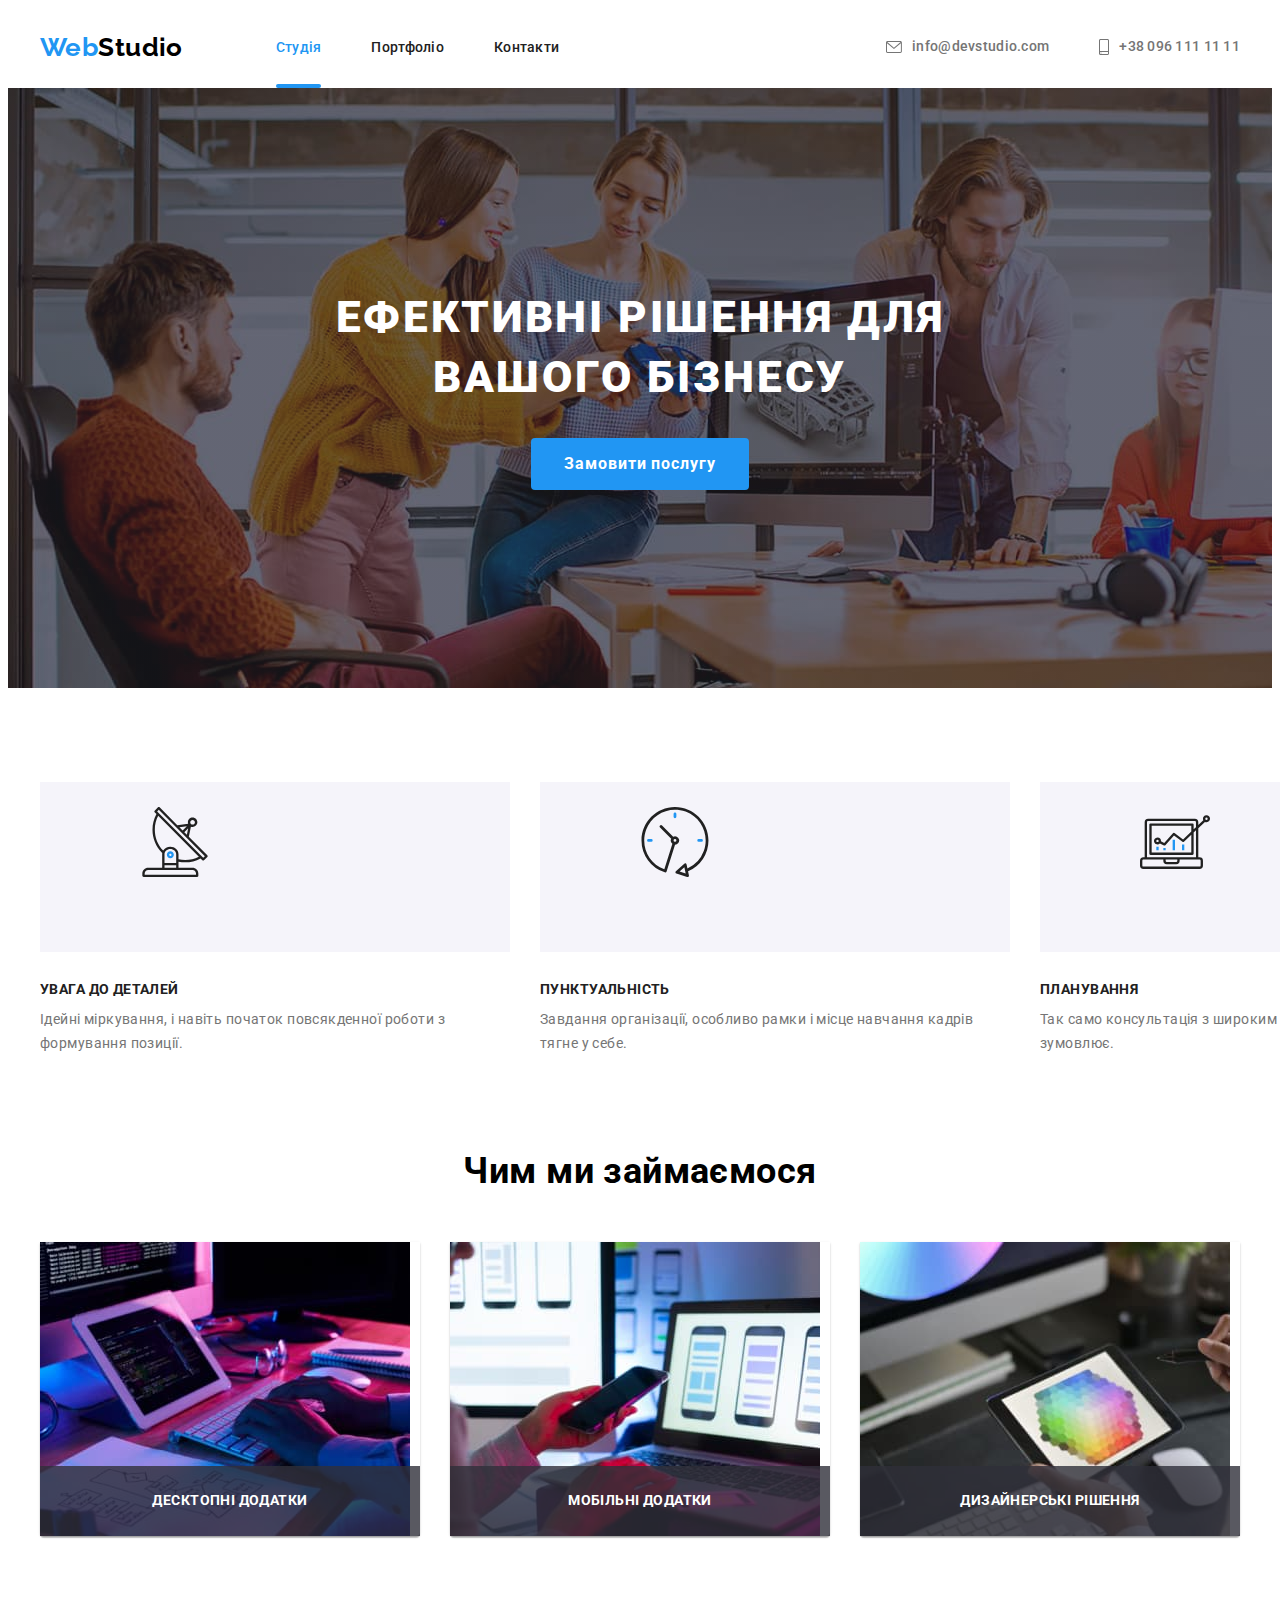
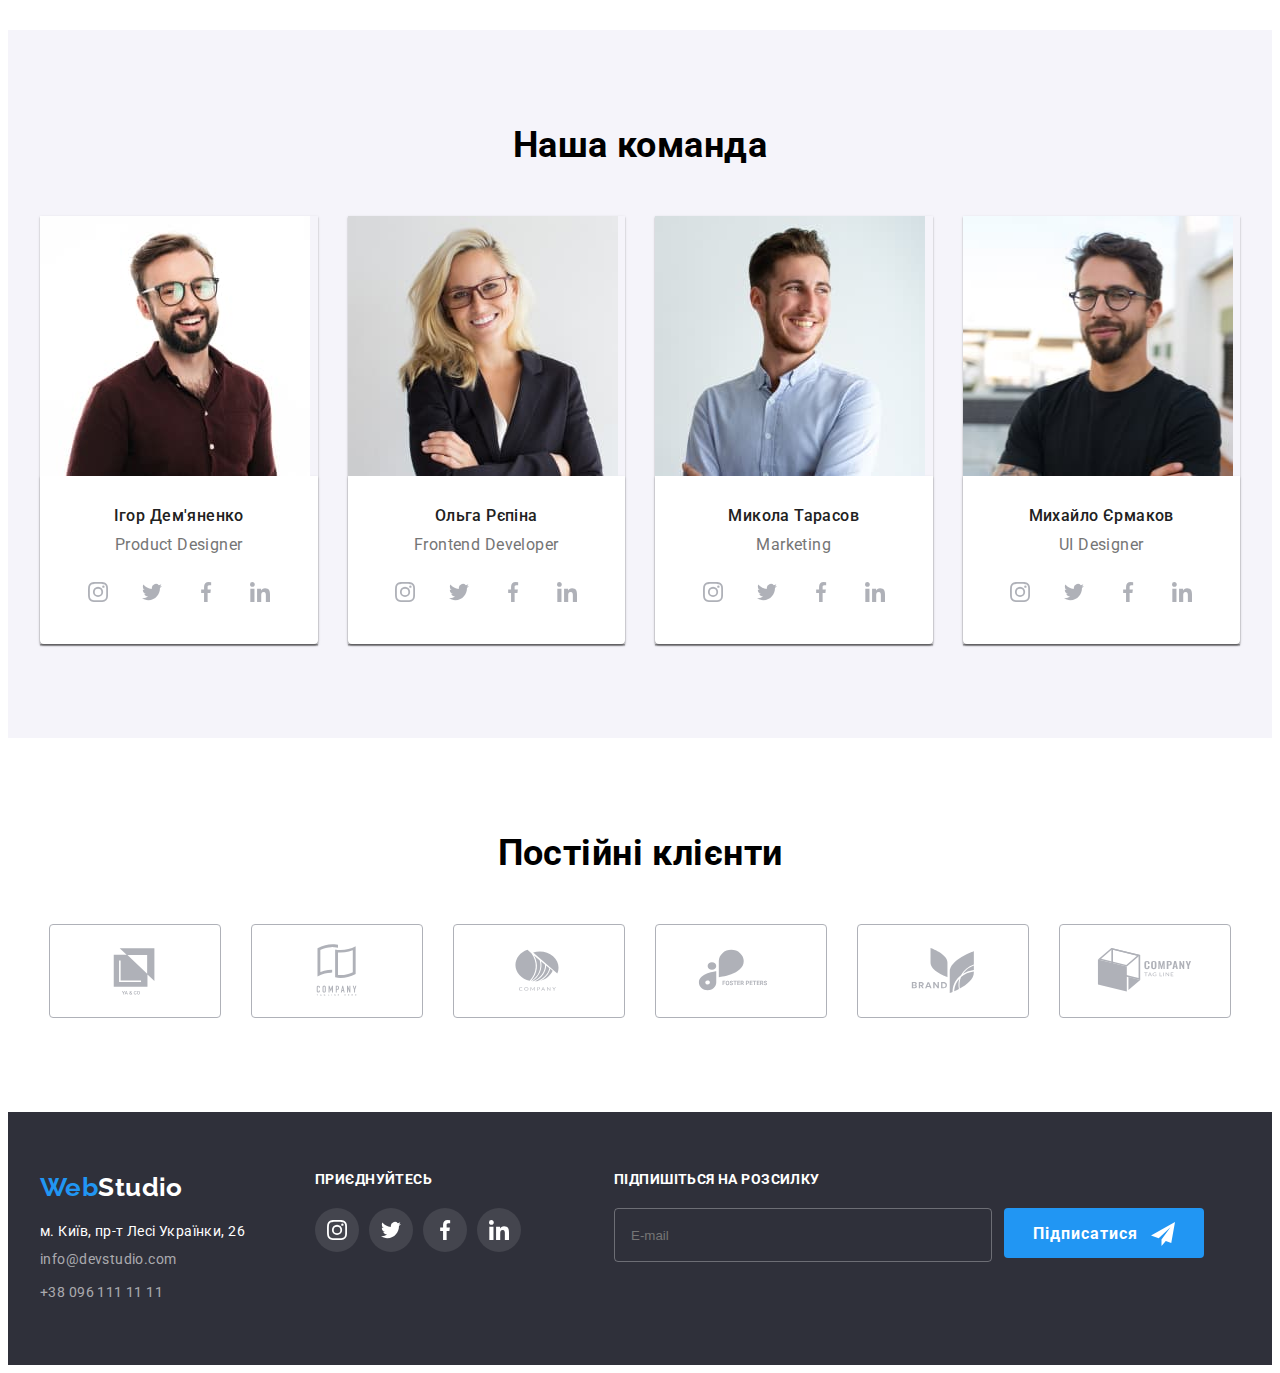
<file: index.html>
<!DOCTYPE html>
<html lang="uk">
  <head>
    <meta charset="UTF-8" />
    <meta http-equiv="X-UA-Compatible" content="IE=edge" />
    <meta name="viewport" content="width=device-width, initial-scale=1.0" />
    <link rel="preconnect" href="https://fonts.googleapis.com" />
    <link rel="preconnect" href="https://fonts.gstatic.com" crossorigin />
    <link
      href="https://fonts.googleapis.com/css2?family=Raleway:wght@700&family=Roboto:wght@400;500;700;900&display=swap"
      rel="stylesheet"
    />
    <link
      rel="stylesheet"
      href="https://cdnjs.cloudflare.com/ajax/libs/modern-normalize/1.1.0/modern-normalize.min.css"
      integrity="sha512-wpPYUAdjBVSE4KJnH1VR1HeZfpl1ub8YT/NKx4PuQ5NmX2tKuGu6U/JRp5y+Y8XG2tV+wKQpNHVUX03MfMFn9Q=="
      crossorigin="anonymous"
      referrerpolicy="no-referrer"
    />
    <title>Document</title>
    <link rel="stylesheet" href="./css/styles.css" />
  </head>
  <body>
    <header class="header">
      <div class="container header-container">
        <a class="logo link" href="./index.html"
          >Web<span class="logo-color-black">Studio</span></a
        >
        <nav class="navigation">
          <ul class="header-nav list">
            <li>
              <a class="header-nav-link link current" href="#">Студія</a>
            </li>
            <li>
              <a class="header-nav-link link" href="./portfolio.html"
                >Портфоліо</a
              >
            </li>
            <li><a class="header-nav-link link" href="#">Контакти</a></li>
          </ul>
        </nav>

        <ul class="contact list">
          <li class="contact-item">
            <a class="contact-link link" href="mailto:info@devstudio.com">
              <svg class="contact-link-icon" width="16" height="12">
                <use href="./images/icons.svg#icon-envelope"></use>
              </svg>
              info@devstudio.com
            </a>
          </li>

          <li class="contact-item">
            <a class="contact-link link" href="tel:+380961111111">
              <svg class="contact-link-icon" width="10" height="16">
                <use href="./images/icons.svg#icon-smartphone"></use>
              </svg>
              +38 096 111 11 11
            </a>
          </li>
        </ul>
      </div>
    </header>

    <main>
      <section class="section hero-wrap">
        <div class="container hero">
          <h1 class="hero-title">Ефективні рішення для вашого бізнесу</h1>
          <button type="button" class="hero-btn btn" data-modal-open>
            Замовити послугу
          </button>
        </div>
      </section>

      <section class="features section">
        <div class="container">
          <h2 class="features-title visually-hidden">Особливості</h2>
          <ul class="features-list list">
            <li class="features-item">
              <div class="features-item-box">
                <svg class="features-item-icon" width="70" height="70">
                  <use href="./images/icons.svg#icon-antenna"></use>
                </svg>
              </div>
              <h3 class="features-item-titel">УВАГА ДО ДЕТАЛЕЙ</h3>
              <p class="features-item-text section-text">
                Ідейні міркування, і навіть початок повсякденної роботи з
                формування позиції.
              </p>
            </li>
            <li class="features-item">
              <div class="features-item-box">
                <svg class="features-item-icon" width="70" height="70">
                  <use href="./images/icons.svg#icon-clock"></use>
                </svg>
              </div>
              <h3 class="features-item-titel">ПУНКТУАЛЬНІСТЬ</h3>
              <p class="features-item-text section-text">
                Завдання організації, особливо рамки і місце навчання кадрів
                тягне у себе.
              </p>
            </li>
            <li class="features-item">
              <div class="features-item-box">
                <svg class="features-item-icon" width="70" height="70">
                  <use href="./images/icons.svg#icon-diagram"></use>
                </svg>
              </div>
              <h3 class="features-item-titel">ПЛАНУВАННЯ</h3>
              <p class="features-item-text section-text">
                Так само консультація з широким активом значною мірою зумовлює.
              </p>
            </li>
            <li class="features-item">
              <div class="features-item-box">
                <svg class="features-item-icon" width="70" height="70">
                  <use href="./images/icons.svg#icon-astronaut"></use>
                </svg>
              </div>
              <h3 class="features-item-titel">СУЧАСНІ ТЕХНОЛОГІЇ</h3>
              <p class="features-item-text section-text">
                Значимість цих проблем настільки очевидна, що реалізація
                планових завдань.
              </p>
            </li>
          </ul>
        </div>
      </section>

      <section class="our-work section">
        <div class="container">
          <h2 class="our-work-titel section-title">Чим ми займаємося</h2>
          <ul class="our-work-list list">
            <li class="our-work-item">
              <img
                src="./images/our-work1.jpg"
                alt="Десктопні додатки"
                width="370"
                height="294"
              />
              <p class="our-work-item-label">Десктопні додатки</p>
            </li>
            <li class="our-work-item">
              <img
                src="./images/our-work2.jpg"
                alt="Мобільні додатки"
                width="370"
                height="294"
              />
              <p class="our-work-item-label">Мобільні додатки</p>
            </li>
            <li class="our-work-item">
              <img
                src="./images/our-work3.jpg"
                alt="Дизайнерські рішення"
                width="370"
                height="294"
              />
              <p class="our-work-item-label">Дизайнерські рішення</p>
            </li>
          </ul>
        </div>
      </section>

      <section class="our-team section">
        <div class="container">
          <h2 class="our-team-titel section-title">Наша команда</h2>
          <ul class="our-team-list list">
            <li class="our-team-item">
              <img
                src="./images/igor-demyanenko.jpg"
                alt="Ігор Дем'яненко"
                width="270"
                height="260"
              />
              <div class="our-team-item-in">
                <h3 class="our-team-memeber">Ігор Дем'яненко</h3>
                <p class="our-team-memeber-position">Product Designer</p>
                <ul class="our-team-soc-list">
                  <li class="our-team-soc-item">
                    <a class="our-team-soc-link link" href="#" target="_blank">
                      <svg class="our-team-soc-icon" width="20" height="20">
                        <use href="./images/icons.svg#icon-instagram"></use>
                      </svg>
                    </a>
                  </li>
                  <li class="our-team-soc-item">
                    <a class="our-team-soc-link link" href="#" target="_blank">
                      <svg class="our-team-soc-icon" width="20" height="20">
                        <use href="./images/icons.svg#icon-twitter"></use>
                      </svg>
                    </a>
                  </li>
                  <li class="our-team-soc-item">
                    <a class="our-team-soc-link link" href="#" target="_blank">
                      <svg class="our-team-soc-icon" width="20" height="20">
                        <use href="./images/icons.svg#icon-facebook"></use>
                      </svg>
                    </a>
                  </li>
                  <li class="our-team-soc-item">
                    <a class="our-team-soc-link link" href="#" target="_blank">
                      <svg class="our-team-soc-icon" width="20" height="20">
                        <use href="./images/icons.svg#icon-linkedin"></use>
                      </svg>
                    </a>
                  </li>
                </ul>
              </div>
            </li>
            <li class="our-team-item">
              <img
                src="./images/olga-repina.jpg"
                alt="Ольга Рєпіна"
                width="270"
                height="260"
              />
              <div class="our-team-item-in">
                <h3 class="our-team-memeber">Ольга Рєпіна</h3>
                <p class="our-team-memeber-position">Frontend Developer</p>
                <ul class="our-team-soc-list">
                  <li class="our-team-soc-item">
                    <a class="our-team-soc-link link" href="#" target="_blank">
                      <svg class="our-team-soc-icon" width="20" height="20">
                        <use href="./images/icons.svg#icon-instagram"></use>
                      </svg>
                    </a>
                  </li>
                  <li class="our-team-soc-item">
                    <a class="our-team-soc-link link" href="#" target="_blank">
                      <svg class="our-team-soc-icon" width="20" height="20">
                        <use href="./images/icons.svg#icon-twitter"></use>
                      </svg>
                    </a>
                  </li>
                  <li class="our-team-soc-item">
                    <a class="our-team-soc-link link" href="#" target="_blank">
                      <svg class="our-team-soc-icon" width="20" height="20">
                        <use href="./images/icons.svg#icon-facebook"></use>
                      </svg>
                    </a>
                  </li>
                  <li class="our-team-soc-item">
                    <a class="our-team-soc-link link" href="#" target="_blank">
                      <svg class="our-team-soc-icon" width="20" height="20">
                        <use href="./images/icons.svg#icon-linkedin"></use>
                      </svg>
                    </a>
                  </li>
                </ul>
              </div>
            </li>
            <li class="our-team-item">
              <img
                src="./images/mikola-tarasov.jpg"
                alt="Микола Тарасов"
                width="270"
                height="260"
              />
              <div class="our-team-item-in">
                <h3 class="our-team-memeber">Микола Тарасов</h3>
                <p class="our-team-memeber-position">Marketing</p>
                <ul class="our-team-soc-list">
                  <li class="our-team-soc-item">
                    <a class="our-team-soc-link link" href="#" target="_blank">
                      <svg class="our-team-soc-icon" width="20" height="20">
                        <use href="./images/icons.svg#icon-instagram"></use>
                      </svg>
                    </a>
                  </li>
                  <li class="our-team-soc-item">
                    <a class="our-team-soc-link link" href="#" target="_blank">
                      <svg class="our-team-soc-icon" width="20" height="20">
                        <use href="./images/icons.svg#icon-twitter"></use>
                      </svg>
                    </a>
                  </li>
                  <li class="our-team-soc-item">
                    <a class="our-team-soc-link link" href="#" target="_blank">
                      <svg class="our-team-soc-icon" width="20" height="20">
                        <use href="./images/icons.svg#icon-facebook"></use>
                      </svg>
                    </a>
                  </li>
                  <li class="our-team-soc-item">
                    <a class="our-team-soc-link link" href="#" target="_blank">
                      <svg class="our-team-soc-icon" width="20" height="20">
                        <use href="./images/icons.svg#icon-linkedin"></use>
                      </svg>
                    </a>
                  </li>
                </ul>
              </div>
            </li>
            <li class="our-team-item">
              <img
                src="./images/mikhailo-yermakov.jpg"
                alt="Михайло Єрмаков"
                width="270"
                height="260"
              />
              <div class="our-team-item-in">
                <h3 class="our-team-memeber">Михайло Єрмаков</h3>
                <p class="our-team-memeber-position">UI Designer</p>
                <ul class="our-team-soc-list">
                  <li class="our-team-soc-item">
                    <a class="our-team-soc-link link" href="#" target="_blank">
                      <svg class="our-team-soc-icon" width="20" height="20">
                        <use href="./images/icons.svg#icon-instagram"></use>
                      </svg>
                    </a>
                  </li>
                  <li class="our-team-soc-item">
                    <a class="our-team-soc-link link" href="#" target="_blank">
                      <svg class="our-team-soc-icon" width="20" height="20">
                        <use href="./images/icons.svg#icon-twitter"></use>
                      </svg>
                    </a>
                  </li>
                  <li class="our-team-soc-item">
                    <a class="our-team-soc-link link" href="#" target="_blank">
                      <svg class="our-team-soc-icon" width="20" height="20">
                        <use href="./images/icons.svg#icon-facebook"></use>
                      </svg>
                    </a>
                  </li>
                  <li class="our-team-soc-item">
                    <a class="our-team-soc-link link" href="#" target="_blank">
                      <svg class="our-team-soc-icon" width="20" height="20">
                        <use href="./images/icons.svg#icon-linkedin"></use>
                      </svg>
                    </a>
                  </li>
                </ul>
              </div>
            </li>
          </ul>
        </div>
      </section>

      <section class="regular-customers section">
        <div class="container">
          <h2 class="regular-customers-titel section-title">
            Постійні клієнти
          </h2>
          <ul class="regular-customers-list">
            <li class="regular-customers-item">
              <a class="regular-customers-link link" href="#" target="_blank">
                <svg class="regular-customers-icon" width="106" height="60">
                  <use href="./images/icons.svg#icon-Logo-1"></use>
                </svg>
              </a>
            </li>
            <li class="regular-customers-item">
              <a class="regular-customers-link link" href="#" target="_blank">
                <svg class="regular-customers-icon" width="106" height="60">
                  <use href="./images/icons.svg#icon-Logo-2"></use>
                </svg>
              </a>
            </li>
            <li class="regular-customers-item">
              <a class="regular-customers-link link" href="#" target="_blank">
                <svg class="regular-customers-icon" width="106" height="60">
                  <use href="./images/icons.svg#icon-Logo-3"></use>
                </svg>
              </a>
            </li>
            <li class="regular-customers-item">
              <a class="regular-customers-link link" href="#" target="_blank">
                <svg class="regular-customers-icon" width="106" height="60">
                  <use href="./images/icons.svg#icon-Logo-4"></use>
                </svg>
              </a>
            </li>
            <li class="regular-customers-item">
              <a class="regular-customers-link link" href="#" target="_blank">
                <svg class="regular-customers-icon" width="106" height="60">
                  <use href="./images/icons.svg#icon-Logo-5"></use>
                </svg>
              </a>
            </li>
            <li class="regular-customers-item">
              <a class="regular-customers-link link" href="#" target="_blank">
                <svg class="regular-customers-icon" width="106" height="60">
                  <use href="./images/icons.svg#icon-Logo-6"></use>
                </svg>
              </a>
            </li>
          </ul>
        </div>
      </section>
    </main>

    <footer class="contacts">
      <div class="container footer-container">
        <h2 class="contacts-title visually-hidden">Контакти</h2>

        <address class="contacts-address">
          <a class="logo link" href="./index.html"
            >Web<span class="logo-color-white">Studio</span></a
          >
          <ul class="contacts-list">
            <li class="contacts-item">
              <a
                class="contact-link-color link"
                href="https://goo.gl/maps/FN6LfRU.C86sZ6Rwg6"
                target="_blank"
                rel="noopener noreferrer"
              >
                м. Київ, пр-т Лесі Українки, 26</a
              >
            </li>
            <li class="contacts-item">
              <a
                class="contact-addres-link link"
                href="mailto:info@devstudio.com"
                >info@devstudio.com</a
              >
            </li>
            <li class="contacts-item">
              <a class="contact-addres-link link" href="tel:+380961111111"
                >+38 096 111 11 11</a
              >
            </li>
          </ul>
        </address>
        <div class="footer-soc">
          <p class="footer-soc-list-text">Приєднуйтесь</p>
          <ul class="footer-soc-list">
            <li class="footer-soc-item">
              <a class="footer-soc-link link" href="#" target="_blank">
                <svg class="footer-soc-icon" width="20" height="20">
                  <use href="./images/icons.svg#icon-instagram"></use>
                </svg>
              </a>
            </li>

            <li class="footer-soc-item">
              <a class="footer-soc-link link" href="#" target="_blank">
                <svg class="footer-soc-icon" width="20" height="20">
                  <use href="./images/icons.svg#icon-twitter"></use>
                </svg>
              </a>
            </li>

            <li class="footer-soc-item">
              <a class="footer-soc-link link" href="#" target="_blank">
                <svg class="footer-soc-icon" width="20" height="20">
                  <use href="./images/icons.svg#icon-facebook"></use>
                </svg>
              </a>
            </li>

            <li class="footer-soc-item">
              <a class="footer-soc-link link" href="#" target="_blank">
                <svg class="footer-soc-icon" width="20" height="20">
                  <use href="./images/icons.svg#icon-linkedin"></use>
                </svg>
              </a>
            </li>
          </ul>
        </div>
        <div class="subscription">
          <p class="subscription-text">Підпишіться на розсилку</p>
          <form class="subscription-form">
            <input
              class="subscription-email"
              type="email"
              name="email"
              id="email"
              placeholder="E-mail"
            />

            <label for="email" class="visually-hidden">E-mail</label>

            <button type="submit" class="subscription-btn btn">
              Підписатися
              <svg class="subscription-icon" width="24" height="24">
                <use href="./images/icons.svg#icon-send"></use>
              </svg>
            </button>
          </form>
        </div>
      </div>
    </footer>
    <div class="backdrop is-hidden" data-modal>
      <div class="modal">
        <button type="button" class="modal-close-btn btn" data-modal-close>
          <svg class="modal-close-icon" width="11" height="11">
            <use href="./images/icons.svg#icon-close"></use>
          </svg>
        </button>
        <p class="modal-title">Залиште свої дані, ми вам передзвонимо</p>
        <form class="modal-form">
          <label class="input-label"
            >Ім'я
            <input
              minlength="3"
              type="text"
              name="user-name"
              class="modal-input"
            />
            <svg class="modal-icon" width="18" height="18">
              <use href="./images/icons.svg#icon-person"></use>
            </svg>
          </label>

          <label class="input-label"
            >Телефон
            <input type="tel" name="user-tel" class="modal-input" />
            <svg class="modal-icon" width="18" height="18">
              <use href="./images/icons.svg#icon-phone"></use>
            </svg>
          </label>

          <label class="input-label"
            >Пошта
            <input type="email" name="user-email" class="modal-input" />
            <svg class="modal-icon" width="18" height="18">
              <use href="./images/icons.svg#icon-email"></use>
            </svg>
          </label>

          <label class="input-label"
            >Коментар
            <textarea
              name="user-text"
              id="user-text"
              class="modal-comment modal-input"
              placeholder="Введіть текст"
            ></textarea>
          </label>

          <input
            type="checkbox"
            name="policy"
            class="modal-check visually-hidden"
            id="policy"
          />
          <label for="policy" class="check-text">
            <span>
              <svg class="icon-check" width="16" height="15">
                <use href="./images/icons.svg#icon-check"></use>
              </svg>
            </span>
            Погоджуюся з розсилкою та приймаю &nbsp;
            <a href="#" target="_blank">Умови договору</a>
          </label>

          <button class="modal-send-btn btn" type="submit">Відправити</button>
        </form>
      </div>
    </div>
    <script src="./js/modal.js"></script>
  </body>
</html>
</file>
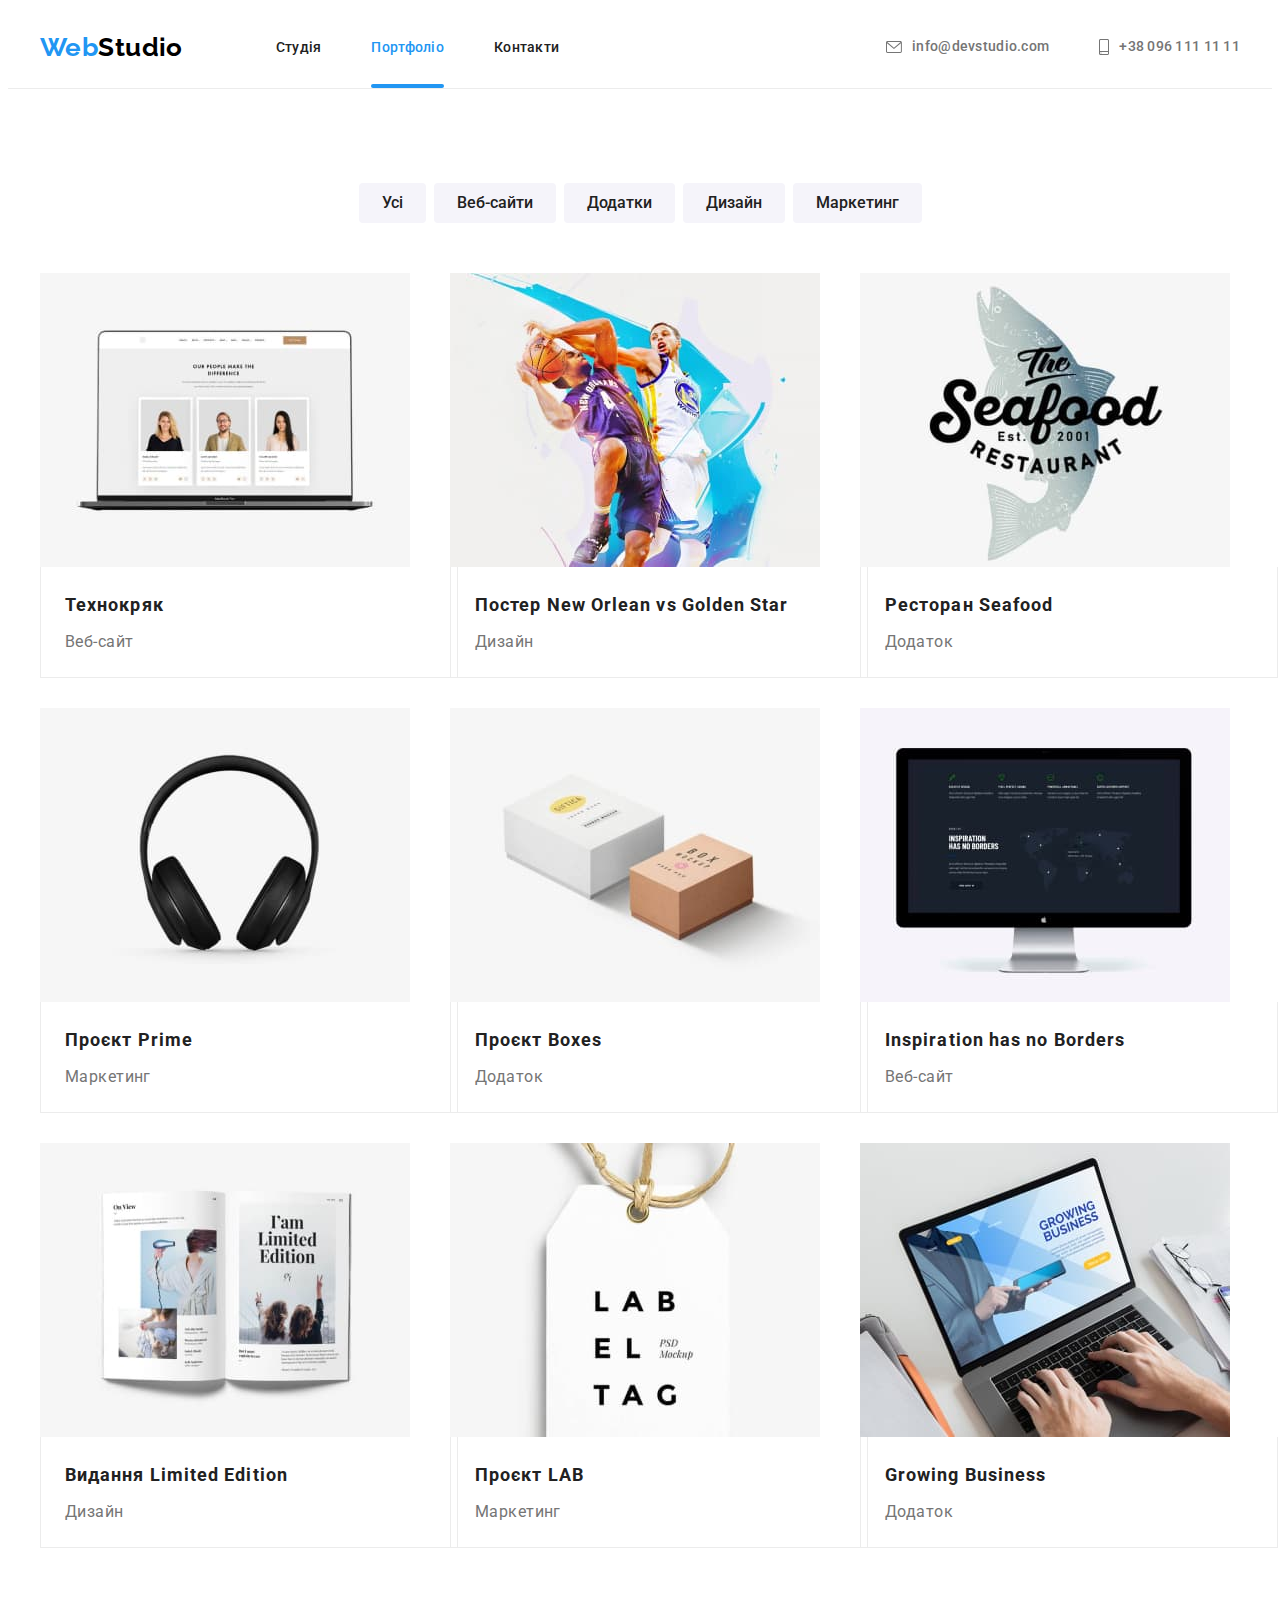
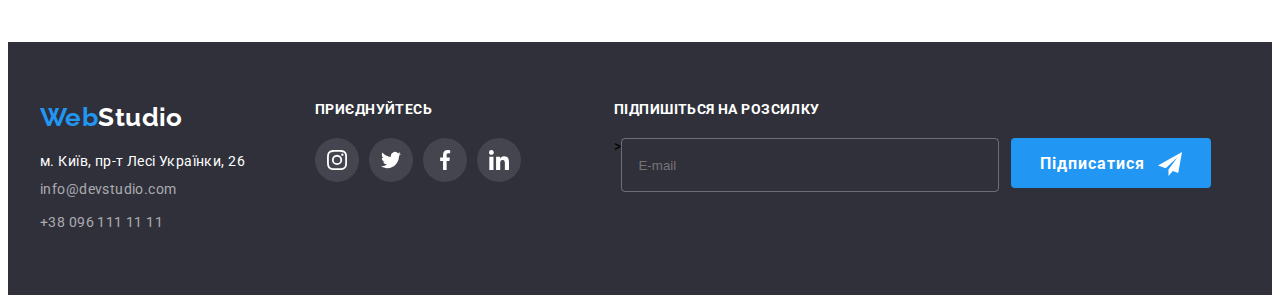
<file: portfolio.html>
<!DOCTYPE html>
<html lang="uk">
  <head>
    <meta charset="UTF-8" />
    <meta http-equiv="X-UA-Compatible" content="IE=edge" />
    <meta name="viewport" content="width=device-width, initial-scale=1.0" />
    <link rel="preconnect" href="https://fonts.googleapis.com" />
    <link rel="preconnect" href="https://fonts.gstatic.com" crossorigin />
    <link
      href="https://fonts.googleapis.com/css2?family=Raleway:wght@700&family=Roboto:wght@400;500;700;900&display=swap"
      rel="stylesheet"
    />

    <link
      rel="stylesheet"
      href="https://cdnjs.cloudflare.com/ajax/libs/modern-normalize/1.1.0/modern-normalize.min.css"
      integrity="sha512-wpPYUAdjBVSE4KJnH1VR1HeZfpl1ub8YT/NKx4PuQ5NmX2tKuGu6U/JRp5y+Y8XG2tV+wKQpNHVUX03MfMFn9Q=="
      crossorigin="anonymous"
      referrerpolicy="no-referrer"
    />

    <title>Portfolio</title>
    <link rel="stylesheet" href="./css/styles.css" />
  </head>
  <body>
    <header class="header header-container-portfolio">
      <div class="container header-container">
        <a class="logo link" href="./index.html"
          >Web<span class="logo-color-black">Studio</span></a
        >
        <nav class="navigation">
          <ul class="header-nav list">
            <li>
              <a class="header-nav-link link" href="./index.html">Студія</a>
            </li>
            <li>
              <a class="header-nav-link link current" href="#">Портфоліо</a>
            </li>
            <li><a class="header-nav-link link" href="#">Контакти</a></li>
          </ul>
        </nav>

        <ul class="contact list">
          <li class="contact-item">
            <a class="contact-link link" href="mailto:info@devstudio.com">
              <svg class="contact-link-icon" width="16" height="12">
                <use href="./images/icons.svg#icon-envelope"></use>
              </svg>
              info@devstudio.com
            </a>
          </li>

          <li class="contact-item">
            <a class="contact-link link" href="tel:+380961111111">
              <svg class="contact-link-icon" width="10" height="16">
                <use href="./images/icons.svg#icon-smartphone"></use>
              </svg>
              +38 096 111 11 11
            </a>
          </li>
        </ul>
      </div>
    </header>

    <main>
      <section class="portfolio section">
        <div class="container">
          <h1 class="portfolio-title visually-hidden">Портфоліо</h1>
          <ul class="portfolio-filter list">
            <li class="portfolio-filter-btn">
              <button type="button" class="portfolio-btn btn">Усі</button>
            </li>
            <li class="portfolio-filter-btn">
              <button type="button" class="portfolio-btn btn">Веб-сайти</button>
            </li>
            <li class="portfolio-filter-btn">
              <button type="button" class="portfolio-btn btn">Додатки</button>
            </li>
            <li class="portfolio-filter-btn">
              <button type="button" class="portfolio-btn btn">Дизайн</button>
            </li>
            <li class="portfolio-filter-btn">
              <button type="button" class="portfolio-btn btn">Маркетинг</button>
            </li>
          </ul>
          <ul class="portfolio-project list">
            <li class="portfolio-project-list">
              <a class="portfolio-project-list link" href="#">
                <div class="portfolio-project-top-wrap">
                  <img
                    src="./images/technoquack.jpg"
                    alt="Веб-сайт Технокряк"
                    width="370"
                    height="294"
                  />
                  <p class="portfolio-project-top-text">
                    Ресурс пропонує комплексні пропозиції з різним рівнем
                    функціоналу та сервісів. Все це дозволить відвідувачу
                    отримати вичерпні відомості про компанію чи приватну особу.
                  </p>
                </div>

                <div class="portfolio-project-list-border">
                  <h2 class="portfolio-project-title">Технокряк</h2>
                  <p class="portfolio-project-text">Веб-сайт</p>
                </div>
              </a>
            </li>
            <li class="portfolio-project-list">
              <a class="portfolio-project-list link" href="#">
                <div class="portfolio-project-top-wrap">
                  <img
                    src="./images/new-orlean-vs-golden-star.jpg"
                    alt="Постер New Orlean vs Golden Star"
                    width="370"
                    height="294"
                  />
                  <p class="portfolio-project-top-text">
                    Ресурс пропонує комплексні пропозиції з різним рівнем
                    функціоналу та сервісів. Все це дозволить відвідувачу
                    отримати вичерпні відомості про компанію чи приватну особу.
                  </p>
                </div>

                <div class="portfolio-project-list-border">
                  <h2 class="portfolio-project-title">
                    Постер New Orlean vs Golden Star
                  </h2>
                  <p class="portfolio-project-text">Дизайн</p>
                </div>
              </a>
            </li>
            <li class="portfolio-project-list">
              <a class="portfolio-project-list link" href="#">
                <div class="portfolio-project-top-wrap">
                  <img
                    src="./images/seafood-restaurant.jpg"
                    alt="Додаток Ресторан Seafood"
                    width="370"
                    height="294"
                  />
                  <p class="portfolio-project-top-text">
                    Ресурс пропонує комплексні пропозиції з різним рівнем
                    функціоналу та сервісів. Все це дозволить відвідувачу
                    отримати вичерпні відомості про компанію чи приватну особу.
                  </p>
                </div>

                <div class="portfolio-project-list-border">
                  <h2 class="portfolio-project-title">Ресторан Seafood</h2>
                  <p class="portfolio-project-text">Додаток</p>
                </div>
              </a>
            </li>
            <li class="portfolio-project-list">
              <a class="portfolio-project-list link" href="#">
                <div class="portfolio-project-top-wrap">
                  <img
                    src="./images/project-prime.jpg"
                    alt="Проєкт Prime"
                    width="370"
                    height="294"
                  />
                  <p class="portfolio-project-top-text">
                    Ресурс пропонує комплексні пропозиції з різним рівнем
                    функціоналу та сервісів. Все це дозволить відвідувачу
                    отримати вичерпні відомості про компанію чи приватну особу.
                  </p>
                </div>

                <div class="portfolio-project-list-border">
                  <h2 class="portfolio-project-title">Проєкт Prime</h2>
                  <p class="portfolio-project-text">Маркетинг</p>
                </div>
              </a>
            </li>
            <li class="portfolio-project-list">
              <a class="portfolio-project-list link" href="#">
                <div class="portfolio-project-top-wrap">
                  <img
                    src="./images/project-boxes.jpg"
                    alt="Додаток Проєкт Boxes"
                    width="370"
                    height="294"
                  />
                  <p class="portfolio-project-top-text">
                    Ресурс пропонує комплексні пропозиції з різним рівнем
                    функціоналу та сервісів. Все це дозволить відвідувачу
                    отримати вичерпні відомості про компанію чи приватну особу.
                  </p>
                </div>

                <div class="portfolio-project-list-border">
                  <h2 class="portfolio-project-title">Проєкт Boxes</h2>
                  <p class="portfolio-project-text">Додаток</p>
                </div>
              </a>
            </li>
            <li class="portfolio-project-list">
              <a class="portfolio-project-list link" href="#">
                <div class="portfolio-project-top-wrap">
                  <img
                    src="./images/inspiration-has-no-borders.jpg"
                    alt="Веб-сайт Inspiration has no Borders"
                    width="370"
                    height="294"
                  />
                  <p class="portfolio-project-top-text">
                    Ресурс пропонує комплексні пропозиції з різним рівнем
                    функціоналу та сервісів. Все це дозволить відвідувачу
                    отримати вичерпні відомості про компанію чи приватну особу.
                  </p>
                </div>
              </a>
              <div class="portfolio-project-list-border">
                <h2 class="portfolio-project-title">
                  Inspiration has no Borders
                </h2>
                <p class="portfolio-project-text">Веб-сайт</p>
              </div>
            </li>
            <li class="portfolio-project-list">
              <a class="portfolio-project-list link" href="#">
                <div class="portfolio-project-top-wrap">
                  <img
                    src="./images/edition-limited-edition.jpg"
                    alt="Видання Limited Edition"
                    width="370"
                    height="294"
                  />
                  <p class="portfolio-project-top-text">
                    Ресурс пропонує комплексні пропозиції з різним рівнем
                    функціоналу та сервісів. Все це дозволить відвідувачу
                    отримати вичерпні відомості про компанію чи приватну особу.
                  </p>
                </div>

                <div class="portfolio-project-list-border">
                  <h2 class="portfolio-project-title">
                    Видання Limited Edition
                  </h2>
                  <p class="portfolio-project-text">Дизайн</p>
                </div>
              </a>
            </li>
            <li class="portfolio-project-list">
              <a class="portfolio-project-list link" href="#">
                <div class="portfolio-project-top-wrap">
                  <img
                    src="./images/lab-project.jpg"
                    alt="Проєкт LAB"
                    width="370"
                    height="294"
                  />
                  <p class="portfolio-project-top-text">
                    Ресурс пропонує комплексні пропозиції з різним рівнем
                    функціоналу та сервісів. Все це дозволить відвідувачу
                    отримати вичерпні відомості про компанію чи приватну особу.
                  </p>
                </div>

                <div class="portfolio-project-list-border">
                  <h2 class="portfolio-project-title">Проєкт LAB</h2>
                  <p class="portfolio-project-text">Маркетинг</p>
                </div>
              </a>
            </li>
            <li class="portfolio-project-list">
              <a class="portfolio-project-list link" href="#">
                <div class="portfolio-project-top-wrap">
                  <img
                    src="./images/growing-business.jpg"
                    alt="Додаток Growing Business"
                    width="370"
                    height="294"
                  />
                  <p class="portfolio-project-top-text">
                    Ресурс пропонує комплексні пропозиції з різним рівнем
                    функціоналу та сервісів. Все це дозволить відвідувачу
                    отримати вичерпні відомості про компанію чи приватну особу.
                  </p>
                </div>

                <div class="portfolio-project-list-border">
                  <h2 class="portfolio-project-title">Growing Business</h2>
                  <p class="portfolio-project-text">Додаток</p>
                </div>
              </a>
            </li>
          </ul>
        </div>
      </section>
    </main>

    <footer class="contacts">
      <div class="container footer-container">
        <h2 class="contacts-title visually-hidden">Контакти</h2>

        <address class="contacts-address">
          <a class="logo link" href="./index.html"
            >Web<span class="logo-color-white">Studio</span></a
          >
          <ul class="contacts-list">
            <li class="contacts-item">
              <a
                class="contact-link-color link"
                href="https://goo.gl/maps/FN6LfRU.C86sZ6Rwg6"
                target="_blank"
                rel="noopener noreferrer"
              >
                м. Київ, пр-т Лесі Українки, 26</a
              >
            </li>
            <li class="contacts-item">
              <a
                class="contact-addres-link link"
                href="mailto:info@devstudio.com"
                >info@devstudio.com</a
              >
            </li>
            <li class="contacts-item">
              <a class="contact-addres-link link" href="tel:+380961111111"
                >+38 096 111 11 11</a
              >
            </li>
          </ul>
        </address>
        <div class="footer-soc">
          <p class="footer-soc-list-text">Приєднуйтесь</p>
          <ul class="footer-soc-list">
            <li class="footer-soc-item">
              <a class="footer-soc-link link" href="#" target="_blank">
                <svg class="footer-soc-icon" width="20" height="20">
                  <use href="./images/icons.svg#icon-instagram"></use>
                </svg>
              </a>
            </li>

            <li class="footer-soc-item">
              <a class="footer-soc-link link" href="#" target="_blank">
                <svg class="footer-soc-icon" width="20" height="20">
                  <use href="./images/icons.svg#icon-twitter"></use>
                </svg>
              </a>
            </li>

            <li class="footer-soc-item">
              <a class="footer-soc-link link" href="#" target="_blank">
                <svg class="footer-soc-icon" width="20" height="20">
                  <use href="./images/icons.svg#icon-facebook"></use>
                </svg>
              </a>
            </li>

            <li class="footer-soc-item">
              <a class="footer-soc-link link" href="#" target="_blank">
                <svg class="footer-soc-icon" width="20" height="20">
                  <use href="./images/icons.svg#icon-linkedin"></use>
                </svg>
              </a>
            </li>
          </ul>
        </div>
        <div class="subscription">
          <p class="subscription-text">Підпишіться на розсилку</p>
          <form class="subscription-form">
            ><input
              class="subscription-email"
              type="email"
              name="email"
              id="email"
              placeholder="E-mail"
            />

            <label for="email" class="visually-hidden">E-mail</label>

            <button type="submit" class="subscription-btn btn">
              Підписатися
              <svg class="subscription-icon" width="24" height="24">
                <use href="./images/icons.svg#icon-send"></use>
              </svg>
            </button>
          </form>
        </div>
      </div>
    </footer>
  </body>
</html>
</file>
<file: css/styles.css>
:root {
  --font-ral: "Roboto", sans-serif;
  --title-color: #212121;
  --text-color: #757575;
  --hover-color: #2196f3;
}

h1,
h2,
h3,
h4,
h5,
h6,
p {
  margin: 0;
}

ul {
  list-style: none;
  margin: 0;
  padding: 0;
}

address {
  font-style: normal;
}

img {
  display: block;
}

body {
  font-family: "Roboto", sans-serif;
  font-size: 14px;
  letter-spacing: 0.03em;
}

.container {
  width: 1200px;
  margin: 0 auto;
  padding-right: 15px;
  padding-left: 15px;
  /*outline: 2px solid red;*/
}

.section {
  padding-top: 94px;
  padding-bottom: 94px;
}

.list {
  list-style: none;
}

.link {
  text-decoration: none;
}

.section-title {
  margin-bottom: 50px;
  font-family: var(--font-ral);
  font-size: 36px;
  line-height: 1.17;
  text-align: center;
}

.section-text {
  margin-top: 10px;
  line-height: 1.71;
}

.btn {
  font-family: inherit;
  text-align: center;
  cursor: pointer;
  border-radius: 4px;
  border: 1px solid transparent;
}

.logo {
  font-family: "Raleway";
  font-style: normal;
  font-weight: 700;
  font-size: 26px;
  line-height: 1.19;
  /*margin-right: 93px;*/
  color: var(--hover-color);
}
.logo-color-white {
  color: #ffffff;
}
.logo-color-black {
  color: #000000;
}

/* -----------------HEADER---------------- */

.header-container {
  display: flex;
  padding-top: 24px;
  padding-bottom: 25px;
  align-items: center;
}
.navigation {
  margin-right: auto;
}

.header-nav {
  list-style: none;
  display: flex;
  gap: 50px;
  margin-left: 93px;
}

.header-nav-link {
  position: relative;
  font-weight: 500;
  line-height: 1.14;
  letter-spacing: 0.02em;
  padding-bottom: 32px;
  padding-top: 32px;
  color: var(--title-color);
  transition: color 250ms cubic-bezier(0.4, 0, 0.2, 1);
}

.header-nav-link:hover,
.header-nav-link:focus,
.header-nav-link.current {
  color: var(--hover-color);
}

.header-nav-link.current::after {
  position: absolute;
  content: "";
  display: block;
  width: 100%;
  height: 4px;
  background: var(--hover-color);
  border-radius: 2px;
  bottom: -1px;
}

.contact {
  display: flex;
  list-style: none;
  gap: 50px;
  align-items: center;
}

.contact-link {
  display: flex;
  align-items: center;
  font-weight: 500;
  line-height: 1.14;
  letter-spacing: 0.02em;
  color: #757575;
  transition: color 250ms cubic-bezier(0.4, 0, 0.2, 1);
}

.contact-link-icon {
  fill: #757575;
  margin-right: 10px;
  transition: fill 250ms cubic-bezier(0.4, 0, 0.2, 1);
}

.contact-link:hover,
.contact-link:focus {
  color: var(--hover-color);
}

.contact-link:hover .contact-link-icon {
  fill: var(--hover-color);
}

.contact-link:focus .contact-link-icon {
  fill: var(--hover-color);
}

.hero {
  padding-top: 200px;
  padding-bottom: 200px;
}

.hero-wrap {
  padding: 0;
  background-color: #c4c4c4;
  max-width: 1600px;
  height: 600px;
  margin: auto;
  background-image: linear-gradient(
      rgba(47, 48, 58, 0.4),
      rgba(47, 48, 58, 0.4)
    ),
    url(../images/hero-img.jpg);
  flex-grow: 1;
}

.hero-title {
  display: block;
  margin: 0 auto;
  max-width: 696px;
  font-weight: 900;
  font-size: 44px;
  line-height: 1.36;
  text-align: center;
  letter-spacing: 0.06em;
  text-transform: uppercase;
  margin-bottom: 30px;
  color: #ffffff;
}

.hero-btn {
  display: block;
  margin: 0 auto;
  font-weight: 700;
  font-size: 16px;
  line-height: 1.88;
  letter-spacing: 0.06em;
  padding: 10px 32px;

  color: #ffffff;
  background-color: var(--hover-color);
}

/*-----------Особливості-------*/

.visually-hidden {
  position: absolute;
  width: 1px;
  height: 1px;
  margin: -1px;
  border: 0;
  padding: 0;
  white-space: nowrap;
  clip-path: inset(100%);
  clip: rect(0 0 0 0);
  overflow: hidden;
}

.features-list {
  display: flex;
  gap: 30px;
}

.features-item-box {
  width: 270px;
  height: 120px;
  background: #f5f4fa;
  padding: 25px 100px;
}

.features-item-icon {
  border-radius: 4px;
}

.features-item-titel {
  margin-top: 30px;
  font-size: 14px;
  line-height: 1.14;
  color: var(--title-color);
}

.features-item-text {
  color: var(--text-color);
}

/*--------Чим ми займаємося----------*/
.our-work {
  padding-top: 0;
}

.our-work-list {
  display: flex;
  gap: 30px;
}

.our-work-item {
  width: calc((100% - 60px) / 3);
  box-shadow: 0px 1px 3px rgba(0, 0, 0, 0.12), 0px 1px 1px rgba(0, 0, 0, 0.14),
    0px 2px 1px rgba(0, 0, 0, 0.2);
  border-radius: 0px 0px 4px 4px;
  position: relative;
}

.our-work-item-label {
  position: absolute;
  width: 100%;
  bottom: 0;
  padding-top: 27px;
  padding-bottom: 27px;
  background: rgba(47, 48, 58, 0.8);
  font-weight: 700;
  font-size: 14px;
  line-height: 1.14;
  text-align: center;
  letter-spacing: 0.03em;
  text-transform: uppercase;
  color: #ffffff;
}

/*--------Наша команда----------*/

.our-team {
  background-color: #f5f4fa;
}

.our-team-list {
  display: flex;
  gap: 30px;
}

.our-team-item {
  box-shadow: 0px 1px 3px rgba(0, 0, 0, 0.12), 0px 1px 1px rgba(0, 0, 0, 0.14),
    0px 2px 1px rgba(0, 0, 0, 0.2);
}

.our-team-memeber {
  font-weight: 500;
  font-size: 16px;
  line-height: 1.19;
  text-align: center;
  color: var(--title-color);
}

.our-team-memeber-position {
  font-size: 16px;
  line-height: 1.19;
  text-align: center;
  margin-top: 10px;
  color: var(--text-color);
}

.our-team-soc-list {
  display: flex;
  justify-content: center;
  gap: 10px;
  margin-top: 16px;
}

.our-team-soc-item {
  width: 44px;
  height: 44px;
}

.our-team-soc-link {
  width: 100%;
  height: 100%;
  background-color: #ffffff;
  border-radius: 50%;
  display: flex;
  align-items: center;
  justify-content: center;
  transition: background-color 250ms cubic-bezier(0.4, 0, 0.2, 1);
}

.our-team-soc-icon {
  fill: #afb1b8;
  transition: fill 250ms cubic-bezier(0.4, 0, 0.2, 1);
}

.our-team-soc-link:hover,
.our-team-soc-link:focus {
  background-color: #2196f3;
}

.our-team-soc-link:hover .our-team-soc-icon {
  fill: #ffffff;
}

.our-team-soc-link:focus .our-team-soc-icon {
  fill: #ffffff;
}

.our-team-item {
  width: calc((100% - 90px) / 4);
}

.our-team-item-in {
  padding-top: 30px;
  padding-bottom: 30px;
  background: #ffffff;
  box-shadow: 0px 1px 3px rgba(0, 0, 0, 0.12), 0px 1px 1px rgba(0, 0, 0, 0.14),
    0px 2px 1px rgba(0, 0, 0, 0.2);
  border-radius: 0px 0px 4px 4px;
}

/*--------Постійні клієнти----------*/

.regular-customers-list {
  display: flex;
  justify-content: center;
  gap: 30px;
}

.regular-customers-link {
  width: 170px;
  height: 92px;
  border: 1px solid #afb1b8;
  border-radius: 4px;
  display: flex;
  align-items: center;
  justify-content: center;
  transition: border-color 250ms cubic-bezier(0.4, 0, 0.2, 1);
}

.regular-customers-icon {
  fill: #afb1b8;
  transition: fill 250ms cubic-bezier(0.4, 0, 0.2, 1);
}

.regular-customers-link:hover {
  border-color: #2196f3;
}

.regular-customers-link:hover .regular-customers-icon {
  fill: #2196f3;
}

.regular-customers-link:focus .regular-customers-icon {
  fill: #2196f3;
}

/* -----------------Portfolio PAGE---------------- */

.header-container-portfolio {
  border-bottom: 1px solid #ececec;
}

.portfolio-filter {
  margin-bottom: 50px;
  display: flex;
  gap: 8px;
  justify-content: center;
  align-items: center;
}

.portfolio-btn {
  font-weight: 500;
  font-size: 16px;
  line-height: 1.63;
  padding: 6px 22px;
  color: #212121;
  background-color: #f5f4fa;
  transition: color, background-color,
    box-shadow 250ms cubic-bezier(0.4, 0, 0.2, 1);
}

.portfolio-btn:hover,
.portfolio-btn:focus,
.portfolio-btn.current {
  color: #ffffff;
  background-color: var(--hover-color);
  box-shadow: 0px 3px 1px rgba(0, 0, 0, 0.1), 0px 1px 2px rgba(0, 0, 0, 0.08),
    0px 2px 2px rgba(0, 0, 0, 0.12);
}

.portfolio-project {
  display: flex;
  flex-wrap: wrap;
  justify-content: center;
  gap: 30px;
}

.portfolio-project-list {
  width: calc((100% - 60px) / 3);
  transition: box-shadow 250ms cubic-bezier(0.4, 0, 0.2, 1);
}

.portfolio-project-list:hover .portfolio-project-top-text {
  transform: translateY(0);
}

.portfolio-project-list:hover,
.portfolio-project-list:focus {
  box-shadow: 0px 1px 1px rgba(0, 0, 0, 0.12), 0px 4px 4px rgba(0, 0, 0, 0.06),
    1px 4px 6px rgba(0, 0, 0, 0.16);
}

.portfolio-project-top-wrap {
  position: relative;
  overflow: hidden;
}

.portfolio-project-top-text {
  position: absolute;
  top: 0;
  background-color: rgba(33, 150, 243, 0.9);
  font-size: 18px;
  line-height: 1.56;
  letter-spacing: 0.03em;
  color: #ffffff;
  padding: 63px 24px;
  height: 100%;
  transform: translateY(100%);
  transition: transform 250ms cubic-bezier(0.4, 0, 0.2, 1);
  overflow: auto;
}

.portfolio-project-title {
  margin-bottom: 4px;
  font-size: 18px;
  line-height: 2;
  letter-spacing: 0.06em;
  color: var(--title-color);
}

.portfolio-project-list-border {
  padding-top: 20px;
  padding-bottom: 20px;
  padding-left: 24px;
  padding-right: 24px;
  border-bottom: 1px solid #ececec;
  border-right: 1px solid #ececec;
  border-left: 1px solid #ececec;
  min-width: 368px;
}

.portfolio-project-text {
  font-size: 16px;
  line-height: 1.88;
  color: var(--text-color);
}

/* -----------------footer---------------- */

/* -----------------footerCONTaCTS---------------- */

.contacts {
  padding-top: 60px;
  padding-bottom: 60px;
  align-items: center;
  background-color: #2f303a;
}

.footer-container {
  display: flex;
}

.contacts-address {
  font-style: normal;
  margin-right: 70px;
}

.contacts-list {
  margin-top: 20px;
}

.contacts-item {
  margin-top: 9px;
}

.contacts-item:first-child {
  margin-top: 0;
}

.contact-addres-link {
  line-height: 1.71;
  color: rgba(255, 255, 255, 0.6);
}

.contact-link-color {
  color: #ffffff;
}

/* -----------------footer-soc---------------- */

.footer-soc {
  margin-right: 93px;
}

.footer-soc-list-text {
  font-style: normal;
  font-weight: 700;
  font-size: 14px;
  line-height: 1.14;
  letter-spacing: 0.03em;
  text-transform: uppercase;
  align-items: center;
  color: #ffffff;
  margin-bottom: 20px;
}

.footer-soc-list {
  display: flex;
  justify-content: center;
  gap: 10px;
  margin-top: 16px;
}

.footer-soc-item {
  width: 44px;
  height: 44px;
}

.footer-soc-link {
  width: 100%;
  height: 100%;
  background-color: rgba(255, 255, 255, 0.1);
  border-radius: 50%;
  display: flex;
  align-items: center;
  justify-content: center;
  transition: background-color 250ms cubic-bezier(0.4, 0, 0.2, 1);
}

.footer-soc-icon {
  fill: #afb1b8;
}

.footer-soc-link:hover,
.footer-soc-link:focus {
  background-color: #2196f3;
}

.footer-soc-link:hover,
.footer-soc-icon {
  fill: #ffffff;
}

/* -----------------footer-mailing-list---------------- */

.subscription-text {
  font-style: normal;
  font-weight: 700;
  font-size: 14px;
  line-height: 1.14;
  letter-spacing: 0.03em;
  text-transform: uppercase;
  align-items: center;
  color: #ffffff;
  margin-bottom: 20px;
}

.subscription-form {
  display: flex;
}

.subscription-email {
  width: 358px;
  height: 50px;
  border: 1px solid rgba(255, 255, 255, 0.3);
  border-radius: 4px;
  background-color: transparent;
  outline: transparent;
  padding-left: 16px;
  margin-right: 12px;
}

.subscription-btn {
  position: relative;
  display: block;
  width: 200px;
  height: 50px;
  font-weight: 700;
  font-size: 16px;
  line-height: 1.88;
  letter-spacing: 0.06em;
  color: #ffffff;
  background-color: var(--hover-color);
  text-align: left;
  padding-left: 28px;
  padding-top: 10px;
  padding-bottom: 10px;
}

.subscription-icon {
  position: absolute;
  right: 28px;
  top: 13px;
}

/* --------------------------------- */
.backdrop {
  position: fixed;
  top: 0;
  width: 100%;
  height: 100%;
  background: rgba(0, 0, 0, 0.2);
  transition: opacity 250ms cubic-bezier(0.4, 0, 0.2, 1),
    visibility 250ms cubic-bezier(0.4, 0, 0.2, 1);
}

.modal {
  width: 528px;
  min-height: 581px;
  padding: 40px;
  background-color: #ffffff;
  box-shadow: 0px 1px 3px rgba(0, 0, 0, 0.12), 0px 1px 1px rgba(0, 0, 0, 0.14),
    0px 2px 1px rgba(0, 0, 0, 0.2);
  border-radius: 4px;
  position: absolute;
  top: 50%;
  left: 50%;
  transform: translate(-50%, -50%) scale(1) rotate(0);
  transition: transform 250ms cubic-bezier(0.4, 0, 0.2, 1);
}

.backdrop.is-hidden .modal {
  transform: translate(-50%, -50%) scale(0) rotate(-360deg);
}



.modal-close-btn {
  position: absolute;
  right: 8px;
  top: 8px;
  width: 30px;
  height: 30px;
  display: flex;
  align-items: center;
  justify-content: center;
  background: #ffffff;
  border: 1px solid rgba(0, 0, 0, 0.1);
  border-radius: 50%;
}

.modal-close-btn:hover .modal-close-icon {
  fill: var(--hover-color);
}

.modal-close-btn:focus .modal-close-icon {
  fill: var(--hover-color);
}


.is-hidden {
  opacity: 0;
  visibility: hidden;
  pointer-events: none;
}

.modal-title {
  font-weight: 700;
  font-size: 20px;
  line-height: 1.15;
  text-align: center;
  letter-spacing: 0.03em;
  margin-bottom: 12px;
}




.modal-input {
  width: 448px;
  height: 40px;
  padding-left: 30px;
  padding-right: 10px;
  margin-top: 4px;
  border: 1px solid rgba(33, 33, 33, 0.2);
  border-radius: 4px;
  background-color: transparent;
  outline: transparent;
  transition: border-color 250ms cubic-bezier(0.4, 0, 0.2, 1);
}


.modal-icon {
  position: absolute;
  top:50%;
  left:15px;
  transition: fill 250ms cubic-bezier(0.4, 0, 0.2, 1);
}

.modal-input:focus {
  border-color: var(--hover-color);
}

.modal-input:focus + .modal-icon {
  fill: var(--hover-color);
}



.visually-hidden {
  position: absolute;
  width: 1px;
  height: 1px;
  margin: -1px;
  border: 0;
  padding: 0;
  white-space: nowrap;
  clip-path: inset(100%);
  clip: rect(0 0 0 0);
  overflow: hidden;
}

.input-label {
  position: relative;
  margin-bottom: 10px;
  font-size: 12px;
  line-height: 1.17;
  letter-spacing: 0.01em;
  color: #757575;
  display: block;
}

.modal-comment {
  width: 448px;
  height: 120px;
  margin-top: 4px;
  margin-bottom: 20px;
  border: 1px solid rgba(33, 33, 33, 0.2);
  border-radius: 4px;
  resize: none;
  padding: 12px 16px;
  font-size: 12px;
  line-height: 1.17;
  letter-spacing: 0.01em;
  color: rgba(117, 117, 117, 0.5);
}


.check-text {
  font-size: 14px;
  color: #555555;
  display: flex;
  align-items: center;
  position: relative;
  justify-content: center;
}

.check-text:hover{
  cursor: pointer;
}

.check-text span {
  width: 16px;
  height: 15px;
  border: 2px solid #303030;
  border-radius: 2px;
  margin-right: 8.38px;
  display: flex;
  align-items: center;
  justify-content: center;
  fill: transparent;
}

.modal-check:checked + .check-text span {
  background-color: var(--hover-color);
  border: none;
  fill: #ffffff;
}

.modal-check:focus + .check-text span {
  border-color: var(--hover-color);
}

.modal-send-btn {
  width: 200px;
  height: 50px;
  display: block;
  margin: 0 auto;
  margin-top: 30px;
  font-weight: 700;
  font-size: 16px;
  line-height: 1.88;
  letter-spacing: 0.06em;
  padding: 10px 52px;
  color: #ffffff;
  background-color: var(--hover-color);
  box-shadow: 0px 4px 4px rgba(0, 0, 0, 0.15);
  border-radius: 4px;
}
</file>
